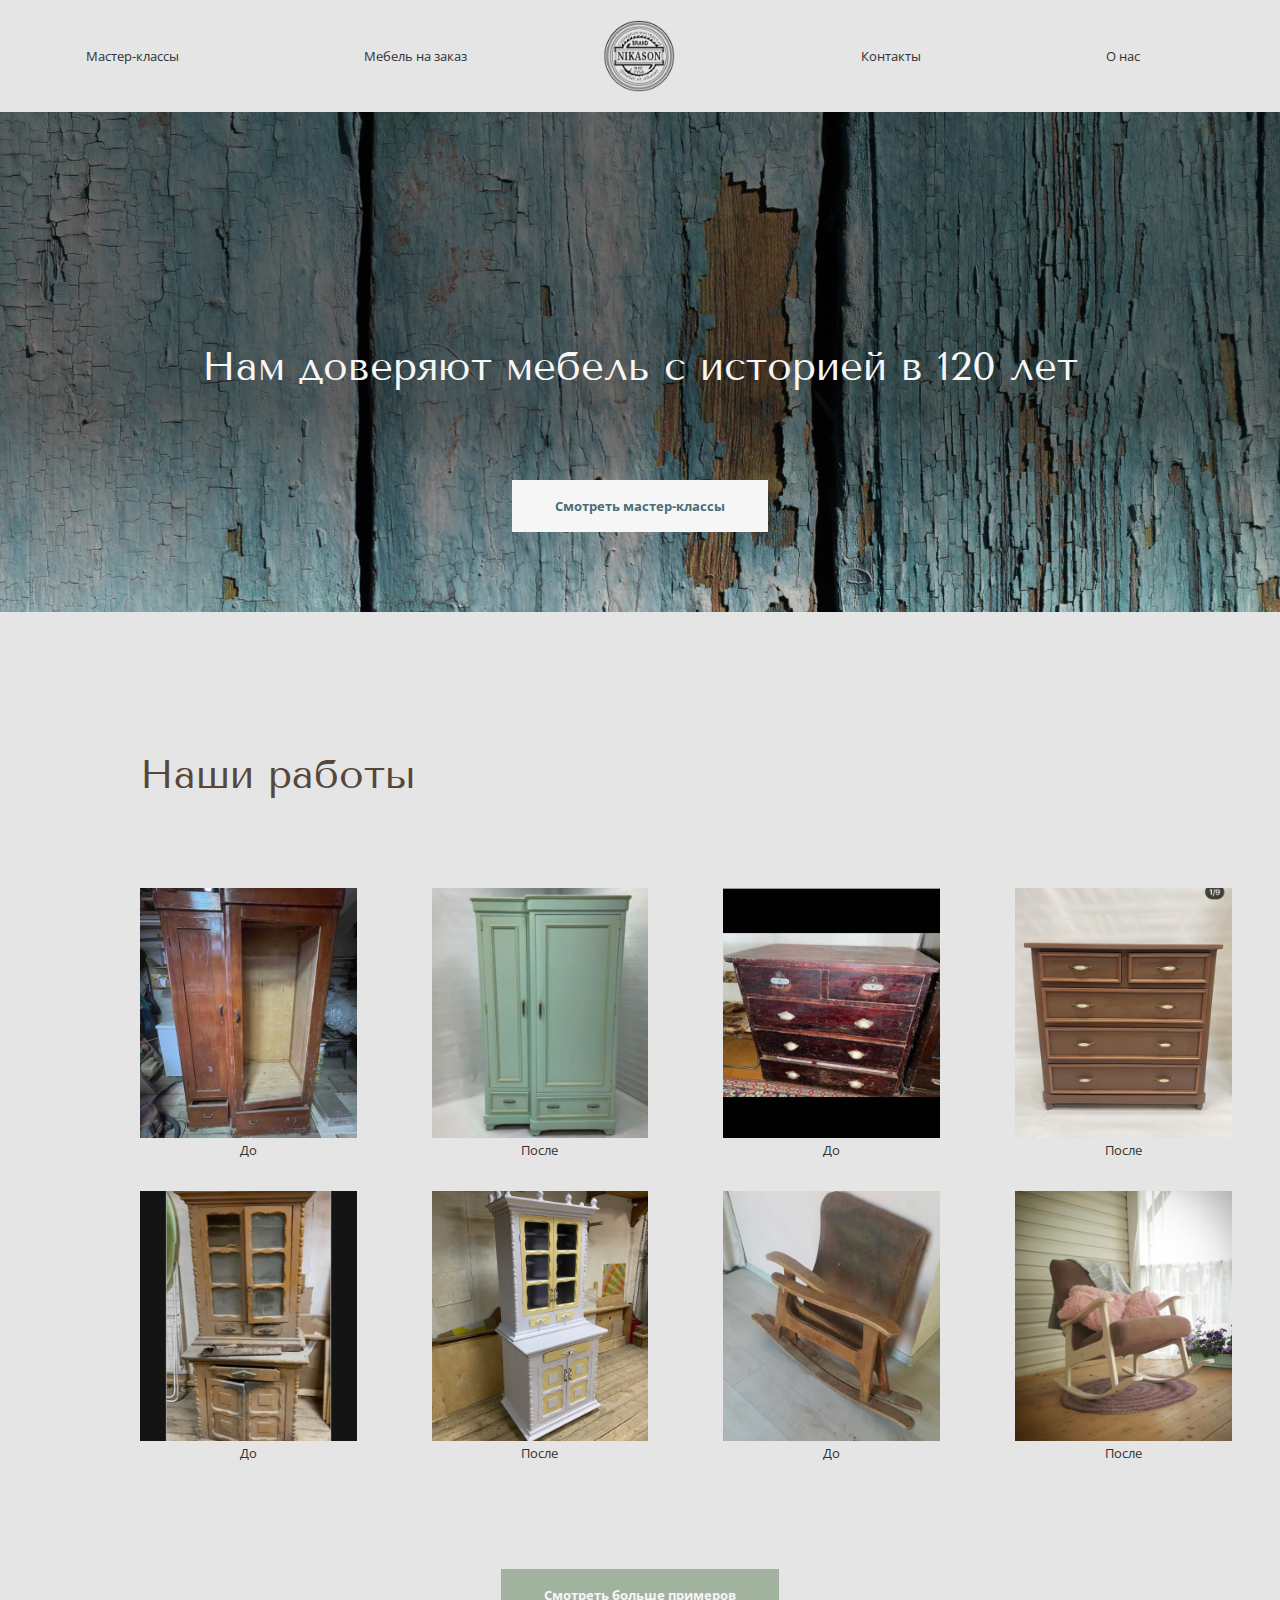
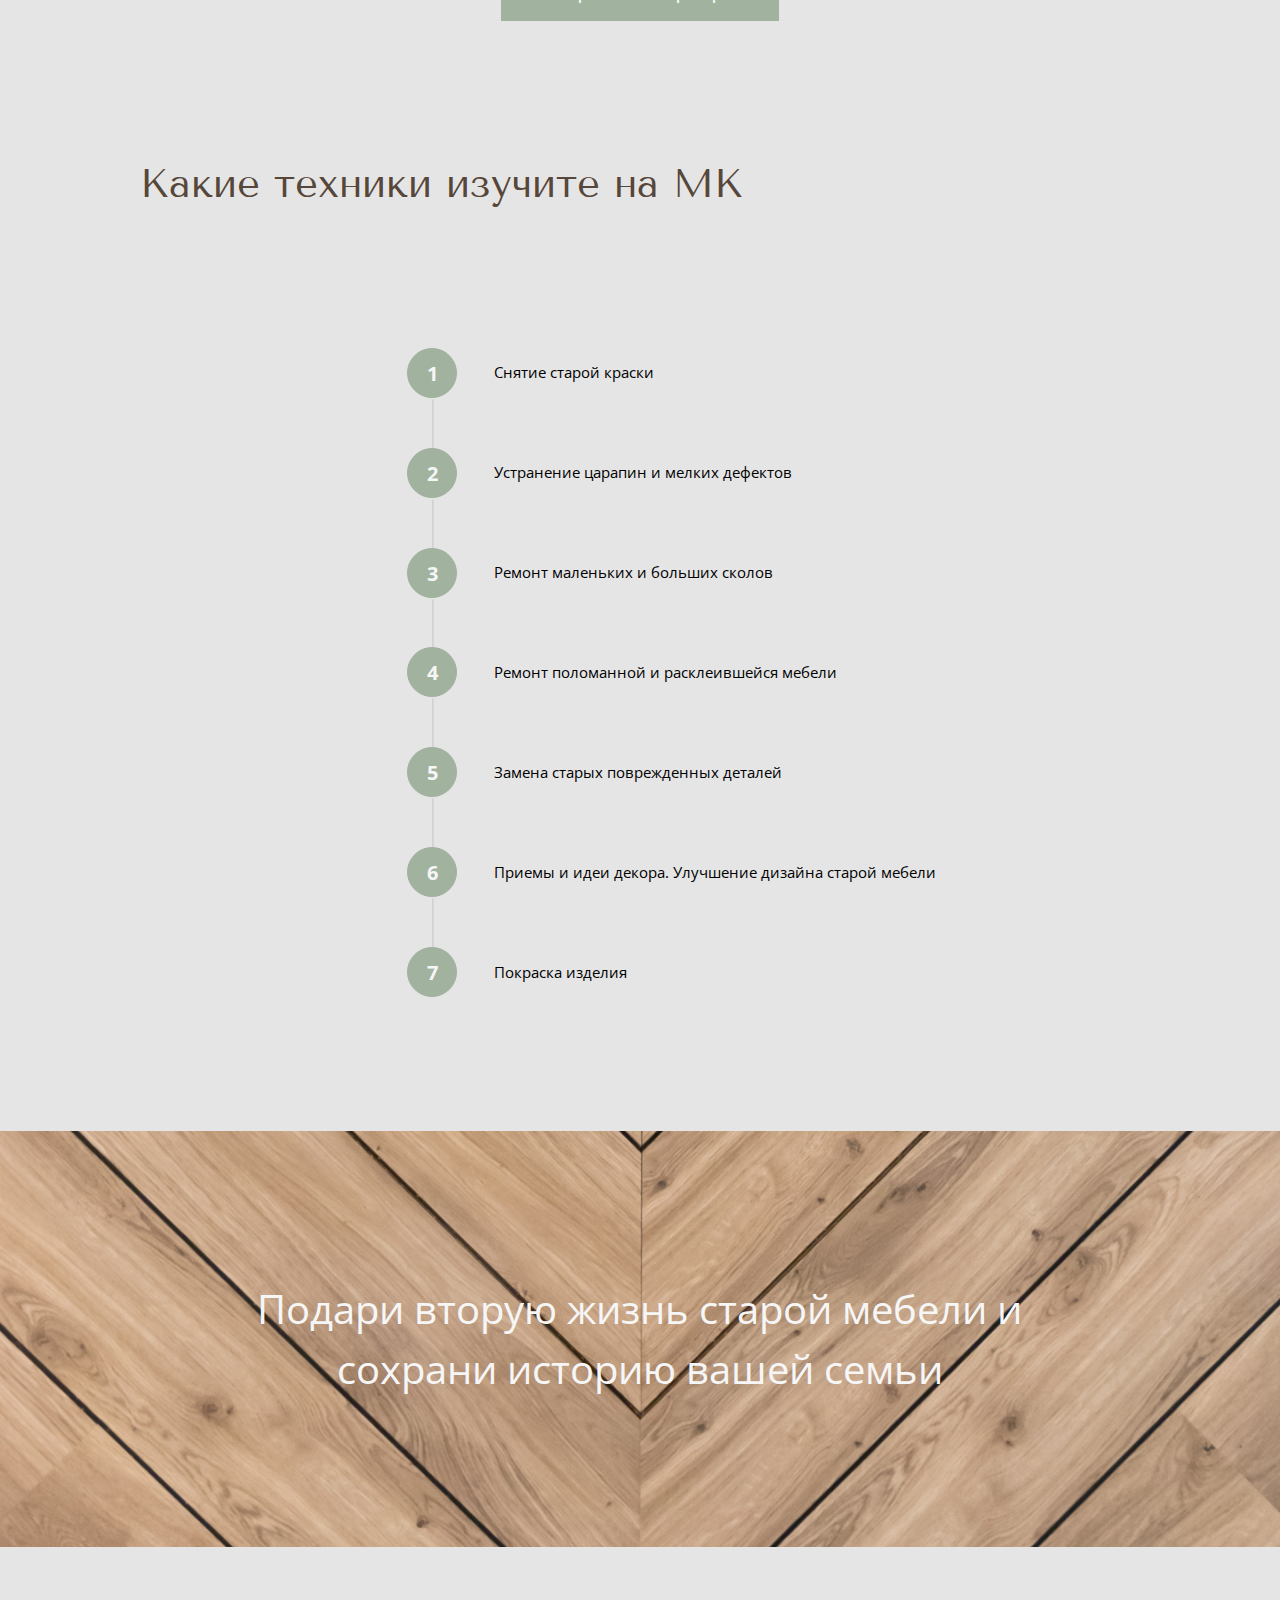
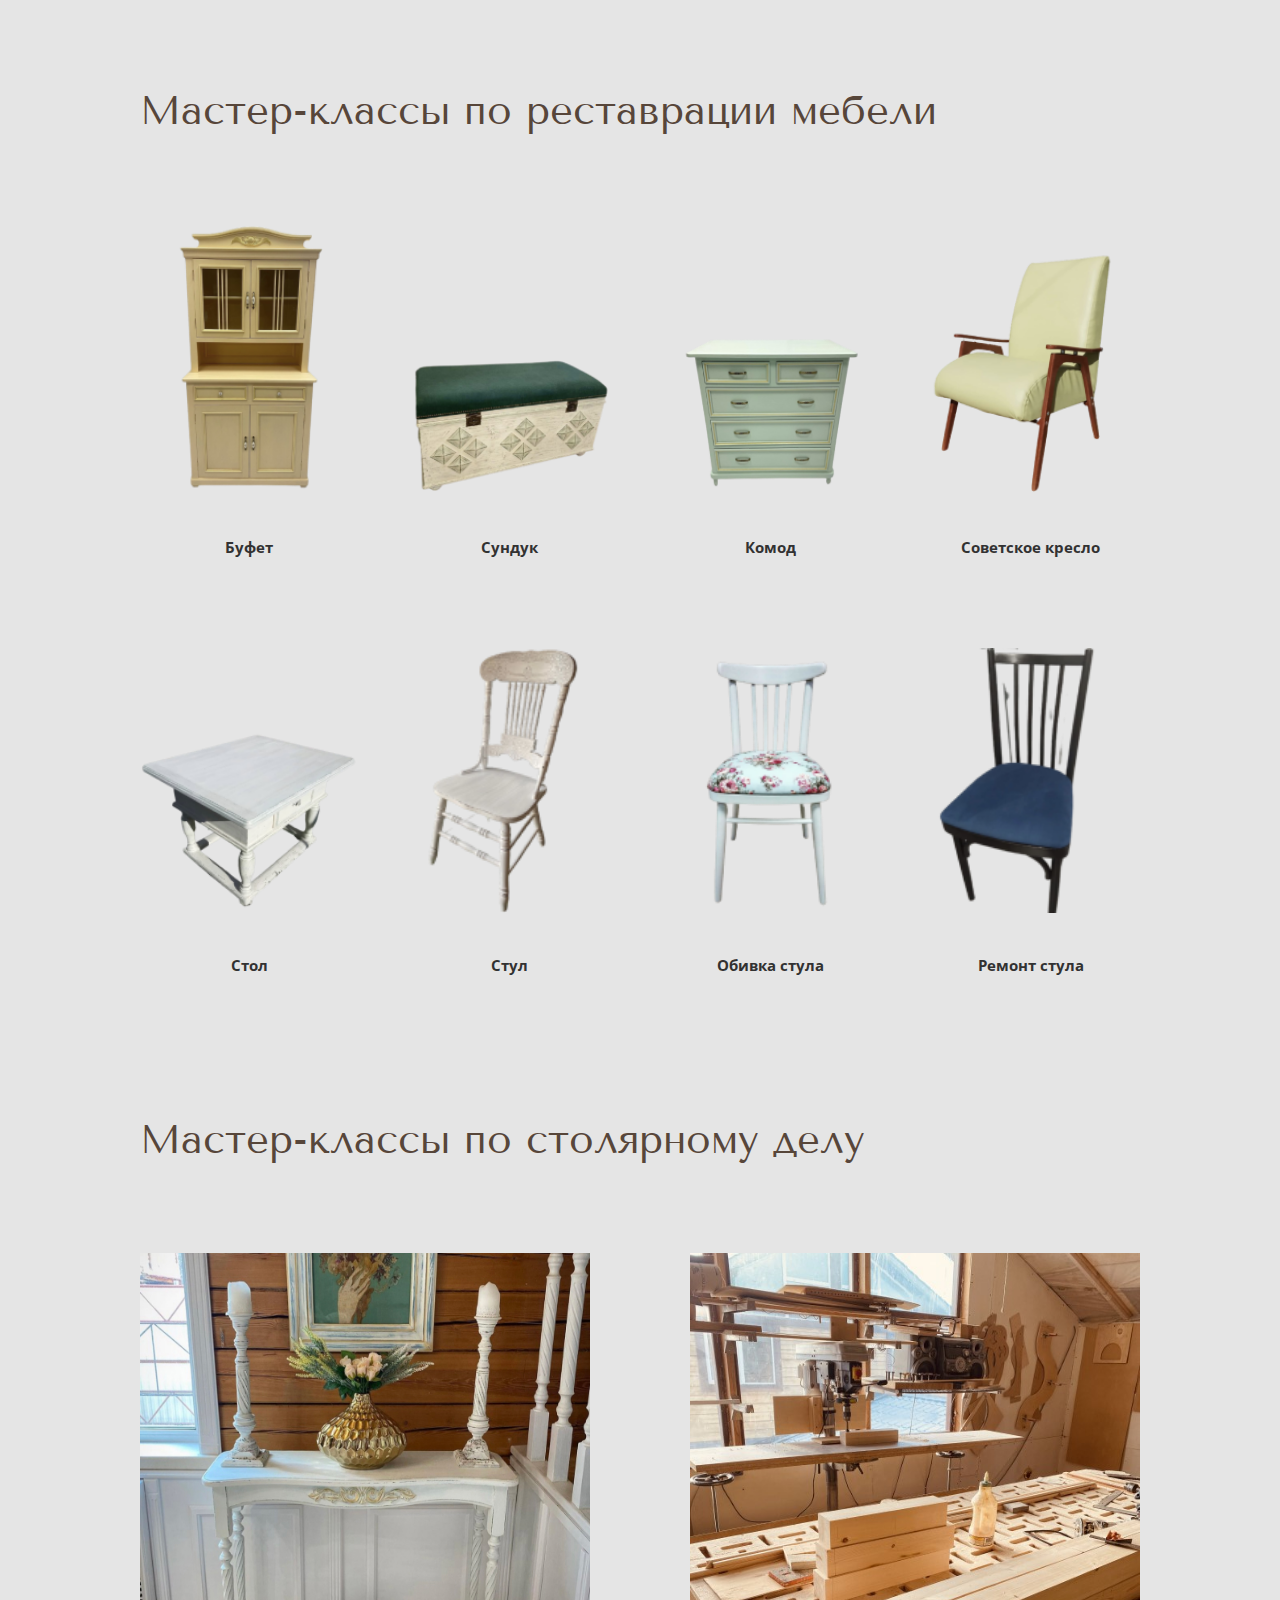
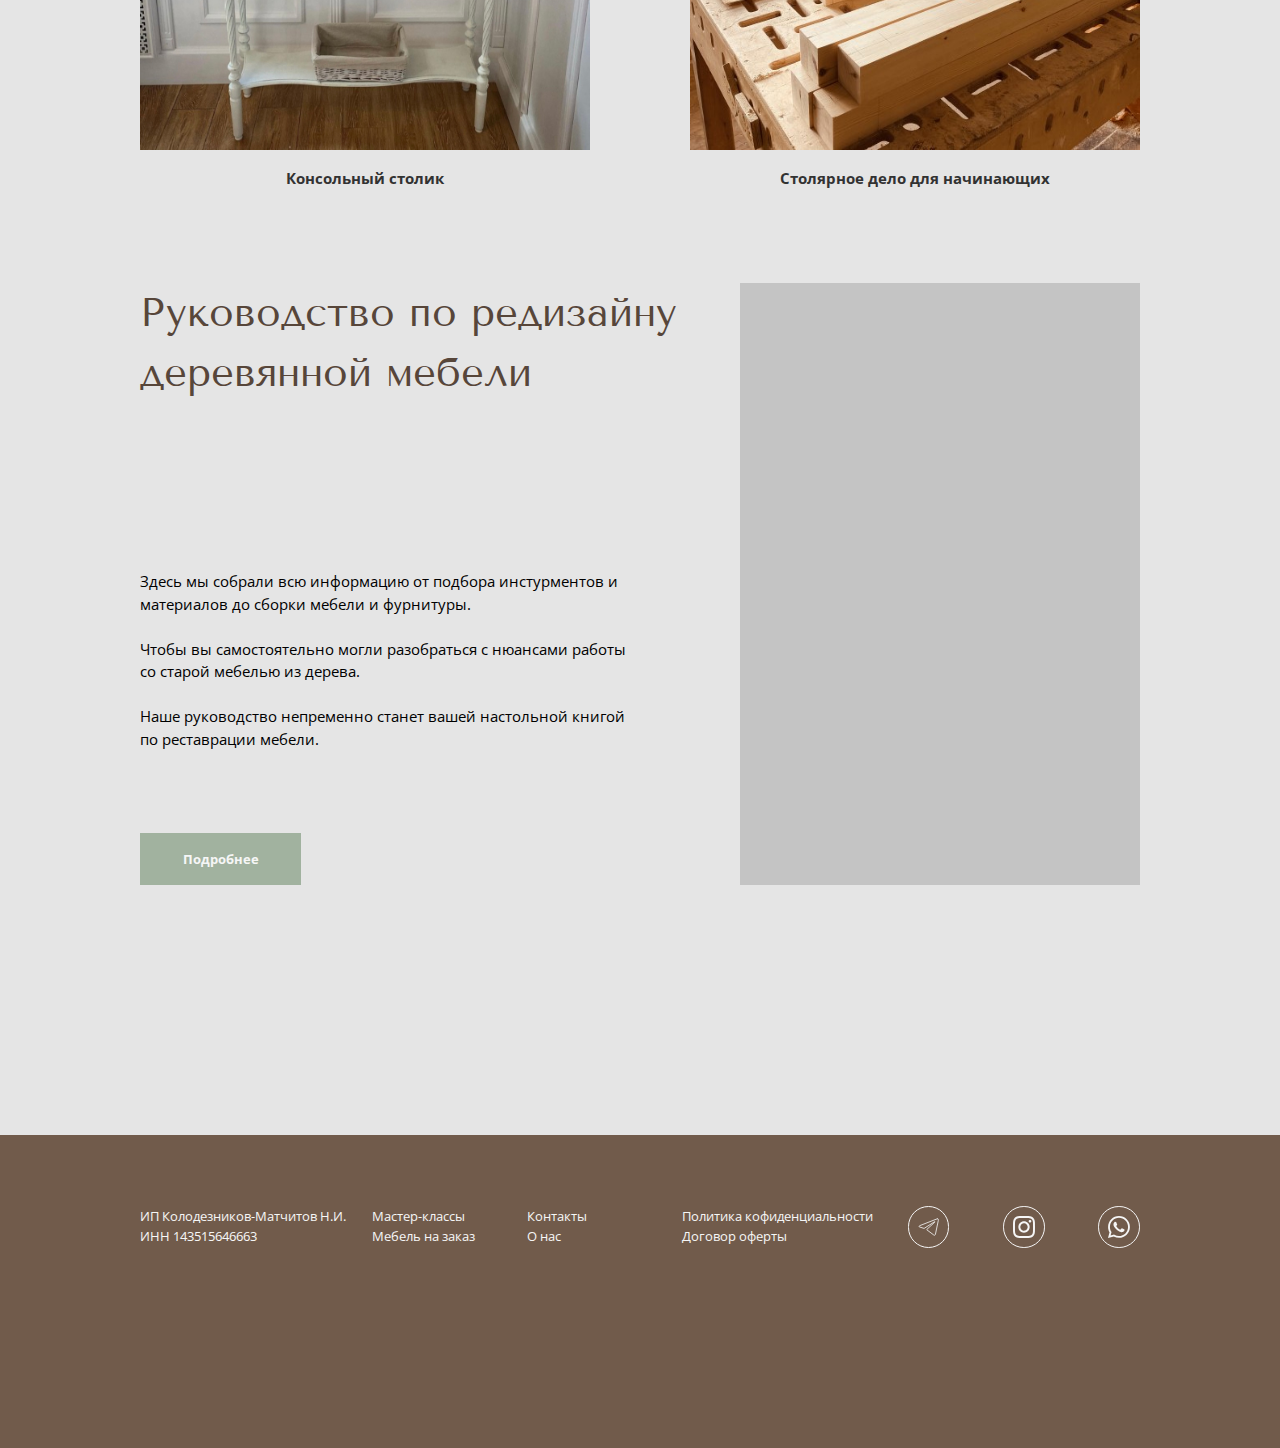
<file: index-2.html>
<!DOCTYPE html>
<html lang="en">
<head>
    <meta charset="UTF-8">
    <meta http-equiv="X-UA-Compatible" content="IE=edge">
    <meta name="viewport" content="width=device-width, initial-scale=1.0">
    <link rel="stylesheet" href="./css/style-2.css">
    <title>Мастер-Классы</title>
</head>
<body>
    <div class="page">
        <header id="header">            
            <div class="container">
                <div class="header__content">
                    <button type="button" class="checkbox"></button>
                    <div class="header__sector">
                        <nav class="header__nav">
                            <a href="./index-2.html" class="header__a">Мастер-классы</a>
                            <a href="./index-3.html" class="header__a">Мебель на заказ</a>
                            <a href="./index.html"><img src="./img/logo.png" alt="" class="header__logo"></a>
                            <a href="./index.html" class="header__a header__main">Главная</a>
                            <a href="#" class="header__a" data-scroll="#footer">Контакты</a>
                            <a href="./index-4.html" class="header__a">О нас</a>
                        </nav>
                    </div>
                </div>
            </div>
        </header>
    <main class="main">
        <section class="intro" id="intro">
            <div class="container">
                <div class="intro__content">
                    <h2 class="title intro__title">Нам доверяют мебель с историей в 120 лет</h2>
                    <a href="#" class="intro__btn btn">Смотреть мастер-классы</a>
                </div>
            </div>
        </section>
        <section class="works">
            <div class="container">
                <h2 class="title">Наши работы</h2>
                <div class="works__content">
                    <div class="works__items">
                        <img src="./img/works/1.jpg" alt="" class="works__img">
                        <div class="works__text">До</div>
                    </div>
                    <div class="works__items">
                        <img src="./img/works/2.jpg" alt="" class="works__img">
                        <div class="works__text">После</div>
                    </div>
                    <div class="works__items">
                        <img src="./img/works/3.jpg" alt="" class="works__img">
                        <div class="works__text">До</div>
                    </div>
                    <div class="works__items">
                        <img src="./img/works/4.jpg" alt="" class="works__img">
                        <div class="works__text">После</div>
                    </div>
                    <div class="works__items">
                        <img src="./img/works/5.jpg" alt="" class="works__img">
                        <div class="works__text">До</div>
                    </div>
                    <div class="works__items">
                        <img src="./img/works/6.jpg" alt="" class="works__img">
                        <div class="works__text">После</div>
                    </div>
                    <div class="works__items">
                        <img src="./img/works/7.jpg" alt="" class="works__img">
                        <div class="works__text">До</div>
                    </div>
                    <div class="works__items">
                        <img src="./img/works/8.jpg" alt="" class="works__img">
                        <div class="works__text">После</div>
                    </div>
                </div>
                <div class="button__box">
                    <a href="#" class="works__btn btn">Смотреть больше примеров</a>
                </div>
            </div>
        </section>
        <section class="chain">
            <div class="container">
                <h2 class="title">Какие техники изучите на МК</h2>
                <div class="chain__content">
                    <div class="chain__items">
                        <div class="chain__number">1</div>
                        <p class="chain__text">Снятие старой краски</p>
                    </div>
                    <div class="chain__items">
                        <div class="chain__number">2</div>
                        <p class="chain__text">Устранение царапин и мелких дефектов</p>
                    </div>
                    <div class="chain__items">
                        <div class="chain__number">3</div>
                        <p class="chain__text">Ремонт маленьких и  больших сколов</p>
                    </div>
                    <div class="chain__items">
                        <div class="chain__number">4</div>
                        <p class="chain__text">Ремонт поломанной и расклеившейся мебели</p>
                    </div>
                    <div class="chain__items">
                        <div class="chain__number chain__5__number">5</div>
                        <p class="chain__text">Замена старых поврежденных деталей</p>
                    </div>
                    <div class="chain__items">
                        <div class="chain__number chain__6__number">6</div>
                        <p class="chain__text">Приемы и идеи декора. Улучшение дизайна старой мебели</p>
                    </div>
                    <div class="chain__items">
                        <div class="chain__number chain__last__number">7</div>
                        <p class="chain__text">Покраска изделия</p>
                    </div>
                </div>
            </div>
        </section>
        </section>
        <section class="slide">
            <div class="container">
                <div class="slide__content">
                    <div class="slide__title">Подари вторую жизнь старой мебели и сохрани историю вашей семьи</div>
                </div>
            </div>
        </section>
        <section class="restoration">
            <div class="container">
                <h2 class="title">Мастер-классы по реставрации мебели</h2>
                <div class="resto__content">
                    <div class="resto__items">
                        <img src="./img/resto/1.png" alt="" class="resto__photo">
                        <p class="resto__text">Буфет</p>
                    </div>
                    <div class="resto__items">
                        <img src="./img/resto/2.png" alt="" class="resto__photo">
                        <p class="resto__text">Сундук</p>
                    </div>
                    <div class="resto__items">
                        <img src="./img/resto/3.png" alt="" class="resto__photo">
                        <p class="resto__text">Комод</p>
                    </div>
                    <div class="resto__items">
                        <img src="./img/resto/4.png" alt="" class="resto__photo">
                        <p class="resto__text">Советское кресло</p>
                    </div>
                    <div class="resto__items">
                        <img src="./img/resto/5.png" alt="" class="resto__photo">
                        <p class="resto__text">Стол</p>
                    </div>
                    <div class="resto__items">
                        <img src="./img/resto/6.png" alt="" class="resto__photo">
                        <p class="resto__text">Стул</p>
                    </div>
                    <div class="resto__items">
                        <img src="./img/resto/7.png" alt="" class="resto__photo">
                        <p class="resto__text">Обивка стула</p>
                    </div>
                    <div class="resto__items">
                        <img src="./img/resto/8.png" alt="" class="resto__photo">
                        <p class="resto__text">Ремонт стула</p>
                    </div>
                </div>
            </div>
        </section>
        <section class="carpenter">
            <div class="container">
                <h2 class="title">Мастер-классы по столярному делу</h2>
                <div class="carp__content">
                    <div class="carp__items">
                        <img src="./img/carpenter/1.jpg" alt="" class="carp__photo">
                        <p class="carp__text">Консольный столик</p>
                    </div>
                    <div class="carp__items">
                        <img src="./img/carpenter/2.jpg" alt="" class="carp__photo">
                        <p class="carp__text">Столярное дело для начинающих</p>
                    </div>
                </div>
            </div>
        </section>
        <section class="end">
            <div class="container">
                <div class="end__content">
                    <div class="end__items">
                        <h2 class="title end__title">Руководство по редизайну деревянной мебели</h2>
                        <p class="end__text">Здесь мы собрали всю информацию от подбора инстурментов и материалов до сборки мебели и фурнитуры. Чтобы вы самостоятельно могли разобраться с нюансами работы со старой мебелью из дерева. Наше руководство непременно станет вашей настольной книгой по реставрации мебели.</p>
                        <a href="#" class="end__btn btn">Подробнее</a>
                    </div>
                    <div class="end__items"></div>
                </div>
            </div>
        </section>
    </main>
    <footer id="footer">
            <div class="container">
                <div class="footer__content">
                    <div class="footer__items">
                        <a href="#" class="footer__text">ИП Колодезников-Матчитов Н.И. <br>
                            ИНН 143515646663</a>
                    </div>
                    <div class="footer__items">
                        <a href="./index-2.html" class="footer__text">Мастер-классы</a>
                        <a href="./index-3.html" class="footer__text">Мебель на заказ</a>
    
                    </div>
                    <div class="footer__items">
                        <a href="#" class="footer__text">Контакты</a>
                        <a href="./index-4.html" class="footer__text">О нас</a>
    
                    </div>
                    <div class="footer__items">
                        <a href="#" class="footer__text">Политика кофиденциальности</a>
                        <a href="#" class="footer__text">Договор оферты</a>
                    </div>
                    <div class="footer__items">
                        <div class="footer__icons__box">
                            <a href="#"><img src="./img/footer/tg.svg" alt="" class="footer__icons"></a>
                        </div>
                        <div class="footer__icons__box">
                            <a href="#"><img src="./img/footer/inst.svg" alt="" class="footer__icons"></a>
                        </div>
                        <div class="footer__icons__box">
                            <a href="#"><img src="./img/footer/whats.svg" alt="" class="footer__icons"></a>
                        </div>
                    </div>
                </div>
            </div>
        </footer>
    </div>

    <script src="./js/jquery-3.6.0.min.js"></script>
    <script src="./js/app.js"></script>
</body>
</html>
</file>
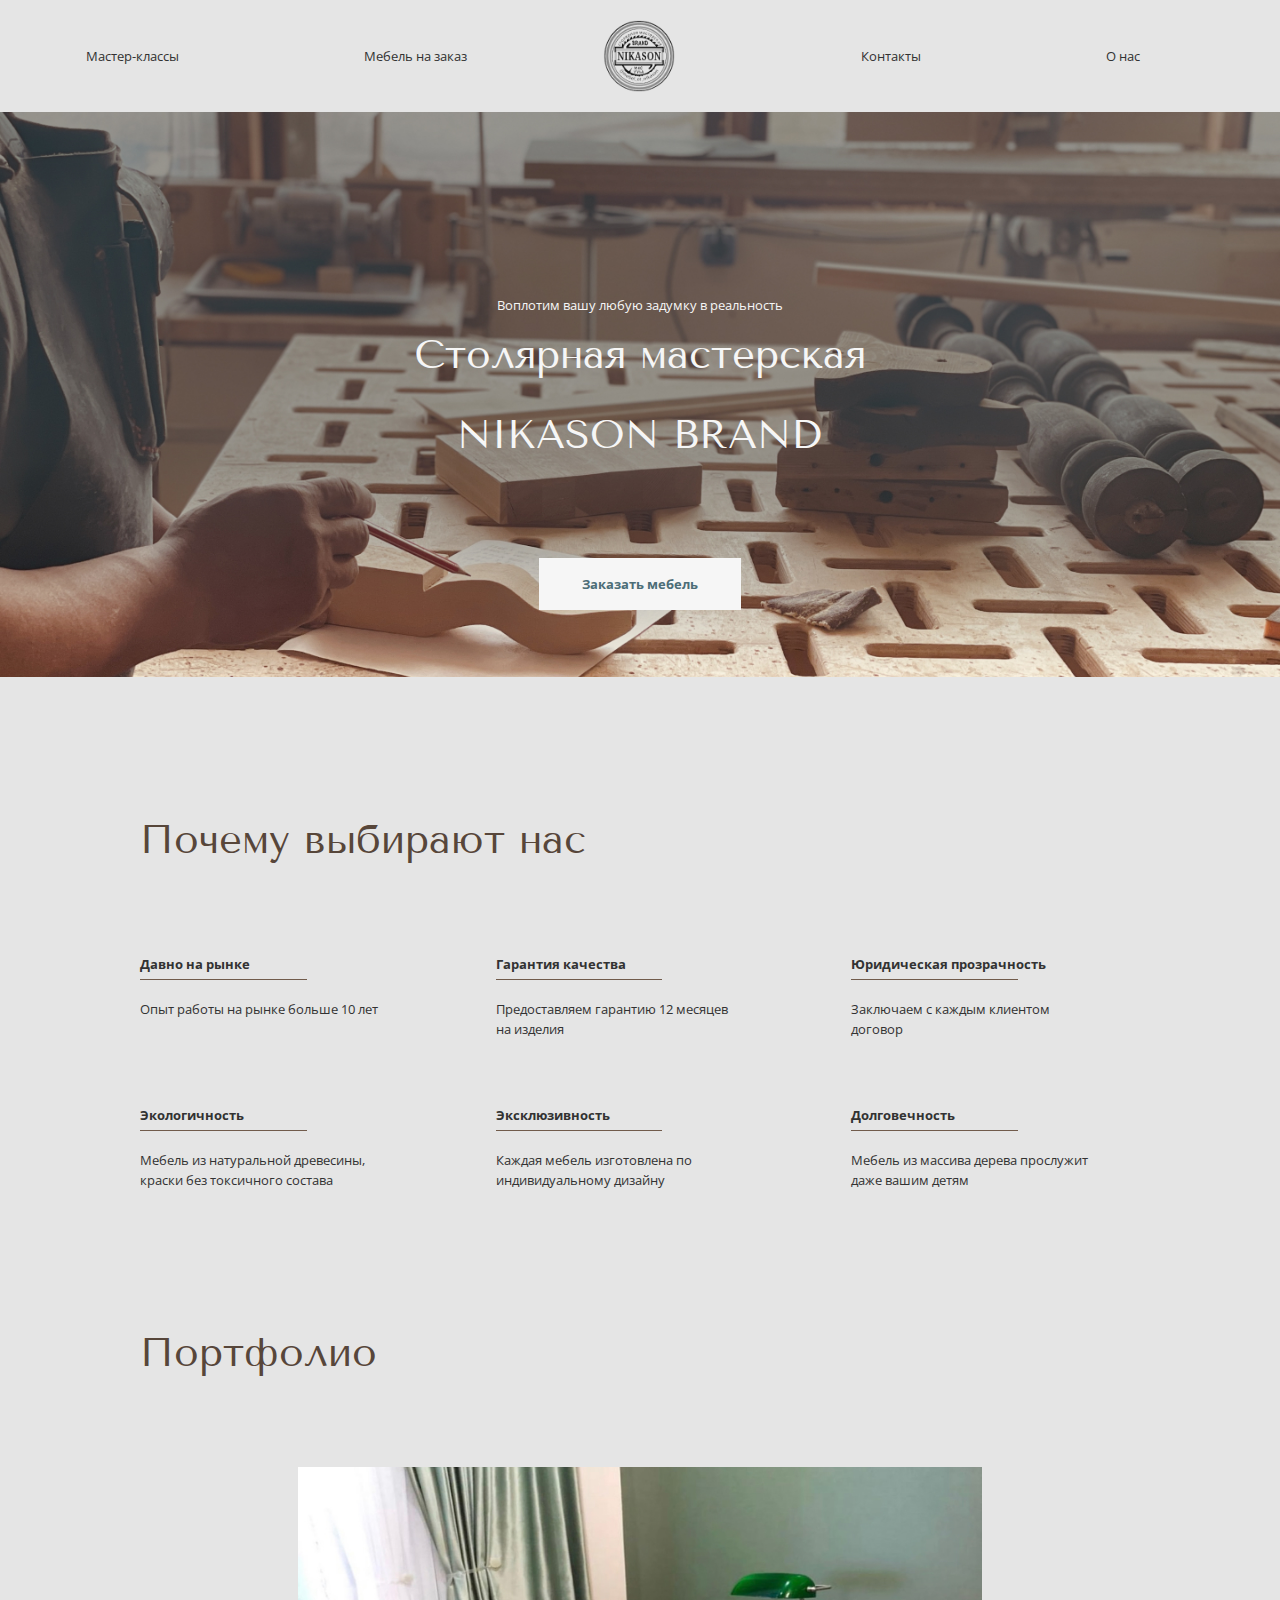
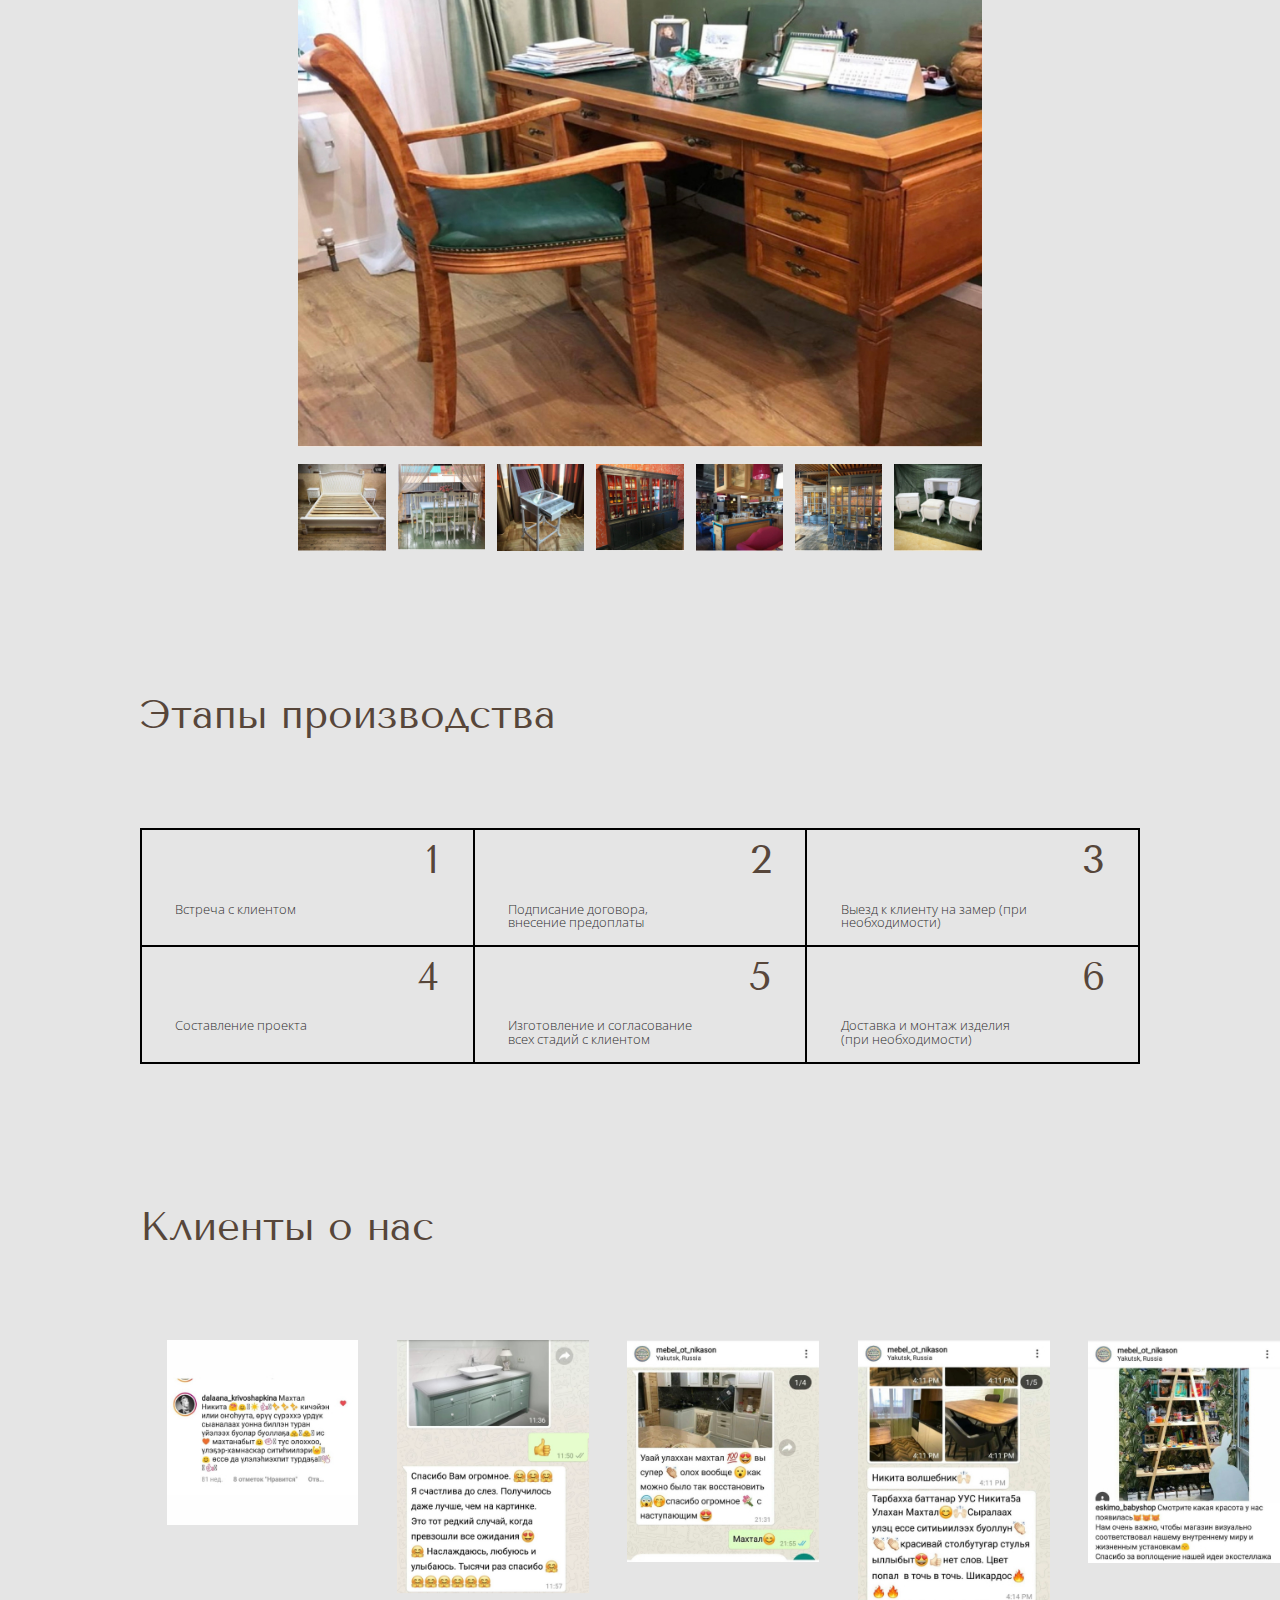
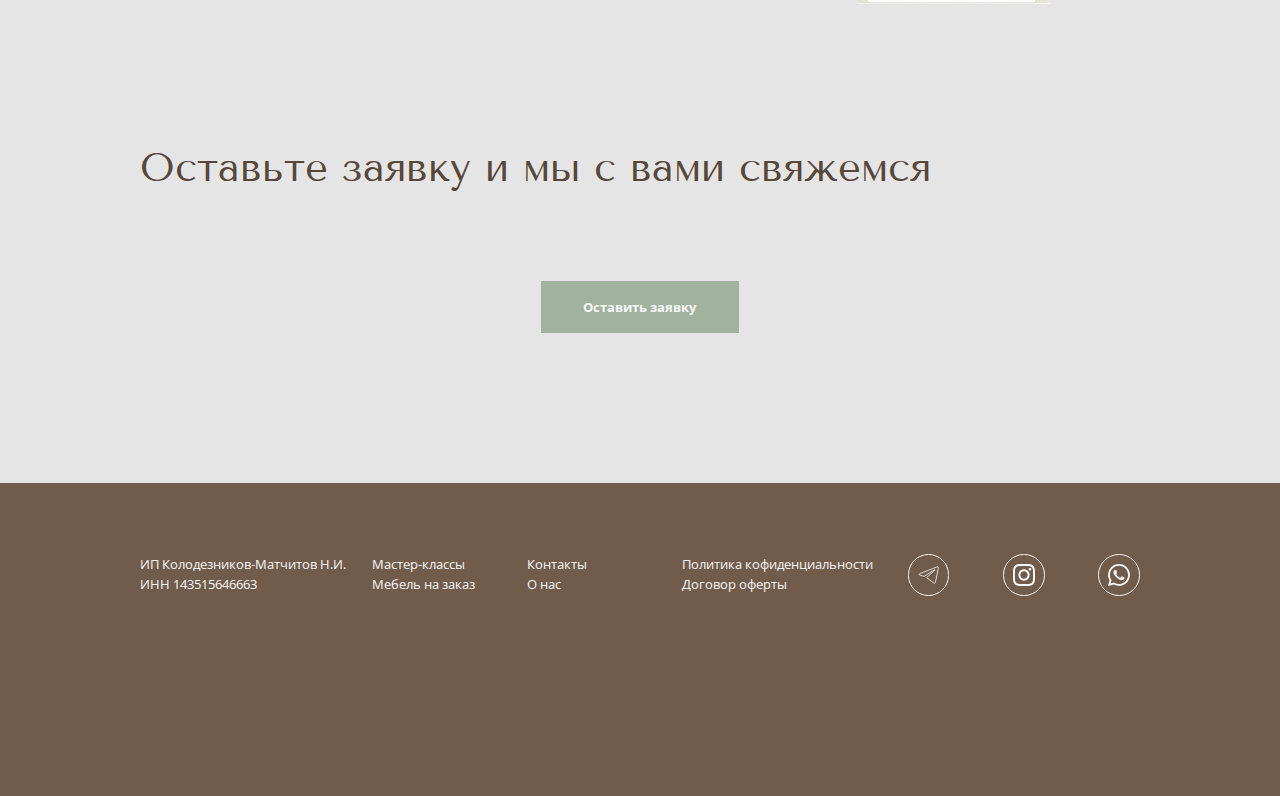
<file: index-3.html>
<!DOCTYPE html>
<html lang="en">
<head>
    <meta charset="UTF-8">
    <meta http-equiv="X-UA-Compatible" content="IE=edge">
    <meta name="viewport" content="width=device-width, initial-scale=1.0">
    <link rel="stylesheet" href="./css/style-3.css">
    <title></title>
</head>
<body>
    <div class="page">
        <header id="header">            
            <div class="container">
                <div class="header__content">
                    <button type="button" class="checkbox"></button>
                    <div class="header__sector">
                        <nav class="header__nav">
                            <a href="./index-2.html" class="header__a">Мастер-классы</a>
                            <a href="./index-3.html" class="header__a">Мебель на заказ</a>
                            <a href="./index.html"><img src="./img/logo.png" alt="" class="header__logo"></a>
                            <a href="./index.html" class="header__a header__main">Главная</a>
                            <a href="#" class="header__a" data-scroll="#footer">Контакты</a>
                            <a href="./index-4.html" class="header__a">О нас</a>
                        </nav>
                    </div>
                </div>
            </div>
        </header>
        <main class="main">
            <section class="intro" id="intro">
                <div class="container">
                    <div class="intro__content">
                        <div class="intro__suptitle">Воплотим вашу любую задумку в реальность</div>
                        <h2 class="title intro__title">Столярная мастерская NIKASON BRAND</h2>
                        <a href="#" class="intro__btn btn">Заказать мебель</a>
                    </div>
                </div>
            </section>
            <section class="whywe">
                <div class="container">
                    <h2 class="title">Почему выбирают нас</h2>
                    <div class="why__content">
                        <div class="why__items">
                            <div class="why__suptext">Давно на рынке</div>
                            <p class="why__text">Опыт работы на рынке больше 10 лет</p>
                        </div>
                        <div class="why__items">
                            <div class="why__suptext">Гарантия качества</div>
                            <p class="why__text">Предоставляем гарантию 12 месяцев на изделия </p>
                        </div>
                        <div class="why__items">
                            <div class="why__suptext">Юридическая прозрачность</div>
                            <p class="why__text">Заключаем с каждым клиентом договор</p>
                        </div>
                        <div class="why__items">
                            <div class="why__suptext">Экологичность</div>
                            <p class="why__text">Мебель из натуральной древесины, краски без токсичного состава</p>
                        </div>
                        <div class="why__items">
                            <div class="why__suptext">Эксклюзивность</div>
                            <p class="why__text">Каждая мебель изготовлена по индивидуальному дизайну </p>
                        </div>
                        <div class="why__items">
                            <div class="why__suptext"> Долговечность</div>
                            <p class="why__text">Мебель из массива дерева прослужит даже вашим детям</p>
                        </div>
                    </div>
                </div>
            </section>
            <section class="portfolio">
                <div class="container">
                    <h2 class="title">Портфолио</h2>
                </div>
                <div class="port__content">
                    <img src="./img/portfolio/0.jpg" alt="" class="port__img">
                    <div class="port__box">
                        <div class="port__box__items">
                            <img src="./img/portfolio/1.jpg" alt="" class="port__photo">
                        </div>
                        <div class="port__box__items">
                            <img src="./img/portfolio/2.jpg" alt="" class="port__photo">
                        </div>
                        <div class="port__box__items">
                            <img src="./img/portfolio/3.jpg" alt="" class="port__photo">
                        </div>
                        <div class="port__box__items">
                            <img src="./img/portfolio/4.jpg" alt="" class="port__photo">
                        </div>
                        <div class="port__box__items">
                            <img src="./img/portfolio/5.jpg" alt="" class="port__photo">
                        </div>
                        <div class="port__box__items">
                            <img src="./img/portfolio/6.jpg" alt="" class="port__photo">
                        </div>
                        <div class="port__box__items">
                            <img src="./img/portfolio/7.jpg" alt="" class="port__photo">
                        </div>
                    </div>
                </div>
            </section>
            <section class="stages">
                <div class="container">
                    <h2 class="title">Этапы производства</h2>
                    <div class="stages__content">
                        <div class="stages__items">
                            <h4 class="title stages__title">1</h4>
                            <p class="stages__text">Встреча с клиентом</p>
                        </div>
                        <div class="stages__items">
                            <h4 class="title stages__title">2</h4>
                            <p class="stages__text">Подписание договора, внесение предоплаты</p>
                        </div>
                        <div class="stages__items">
                            <h4 class="title stages__title">3</h4>
                            <p class="stages__text">Выезд к клиенту на замер (при необходимости)</p>
                        </div>
                        <div class="stages__items">
                            <h4 class="title stages__title">4</h4>
                            <p class="stages__text">Составление проекта</p>
                        </div>
                        <div class="stages__items">
                            <h4 class="title stages__title">5</h4>
                            <p class="stages__text">Изготовление и согласование всех стадий с клиентом</p>
                        </div>
                        <div class="stages__items">
                            <h4 class="title stages__title">6</h4>
                            <p class="stages__text">Доставка и монтаж изделия (при необходимости)</p>
                        </div>
                    </div>
                </div>
            </section>
            <section class="clients">
                <div class="container">
                    <h2 class="title">Клиенты о нас</h2>
                </div>
                <div class="clients__content">
                    <div class="clients__items">
                        <a href="#"><img src="./img/clients/1.jpg" alt="" class="clients__photo"></a>
                    </div>
                    <div class="clients__items">
                        <a href="#"><img src="./img/clients/2.jpg" alt="" class="clients__photo"></a>
                    </div>
                    <div class="clients__items">
                       <a href="#"><img src="./img/clients/3.jpg" alt="" class="clients__photo"></a>
                    </div>
                    <div class="clients__items">
                        <a href="#"><img src="./img/clients/4.jpg" alt="" class="clients__photo"></a>
                    </div>
                    <div class="clients__items">
                        <a href="#"><img src="./img/clients/5.jpg" alt="" class="clients__photo"></a>
                    </div>
                </div>
            </section>
            <section class="button">
                <div class="container">
                    <h2 class="title">Оставьте заявку и мы с вами свяжемся</h2>
                    <div class="button__box">
                        <a href="#" class="button__btn btn">Оставить заявку</a>
                    </div>
                </div>
            </section>
        </main>
        <footer id="footer">
            <div class="container">
                <div class="footer__content">
                    <div class="footer__items">
                        <a href="#" class="footer__text">ИП Колодезников-Матчитов Н.И. <br>
                            ИНН 143515646663</a>
                    </div>
                    <div class="footer__items">
                        <a href="./index-2.html" class="footer__text">Мастер-классы</a>
                        <a href="./index-3.html" class="footer__text">Мебель на заказ</a>
    
                    </div>
                    <div class="footer__items">
                        <a href="#" class="footer__text">Контакты</a>
                        <a href="./index-4.html" class="footer__text">О нас</a>
    
                    </div>
                    <div class="footer__items">
                        <a href="#" class="footer__text">Политика кофиденциальности</a>
                        <a href="#" class="footer__text">Договор оферты</a>
                    </div>
                    <div class="footer__items">
                        <div class="footer__icons__box">
                            <a href="#"><img src="./img/footer/tg.svg" alt="" class="footer__icons"></a>
                        </div>
                        <div class="footer__icons__box">
                            <a href="#"><img src="./img/footer/inst.svg" alt="" class="footer__icons"></a>
                        </div>
                        <div class="footer__icons__box">
                            <a href="#"><img src="./img/footer/whats.svg" alt="" class="footer__icons"></a>
                        </div>
                    </div>
                </div>
            </div>
        </footer>
    </div>

    <script src="./js/jquery-3.6.0.min.js"></script>
    <script src="./js/app.js"></script>
</body>
</html>
</file>
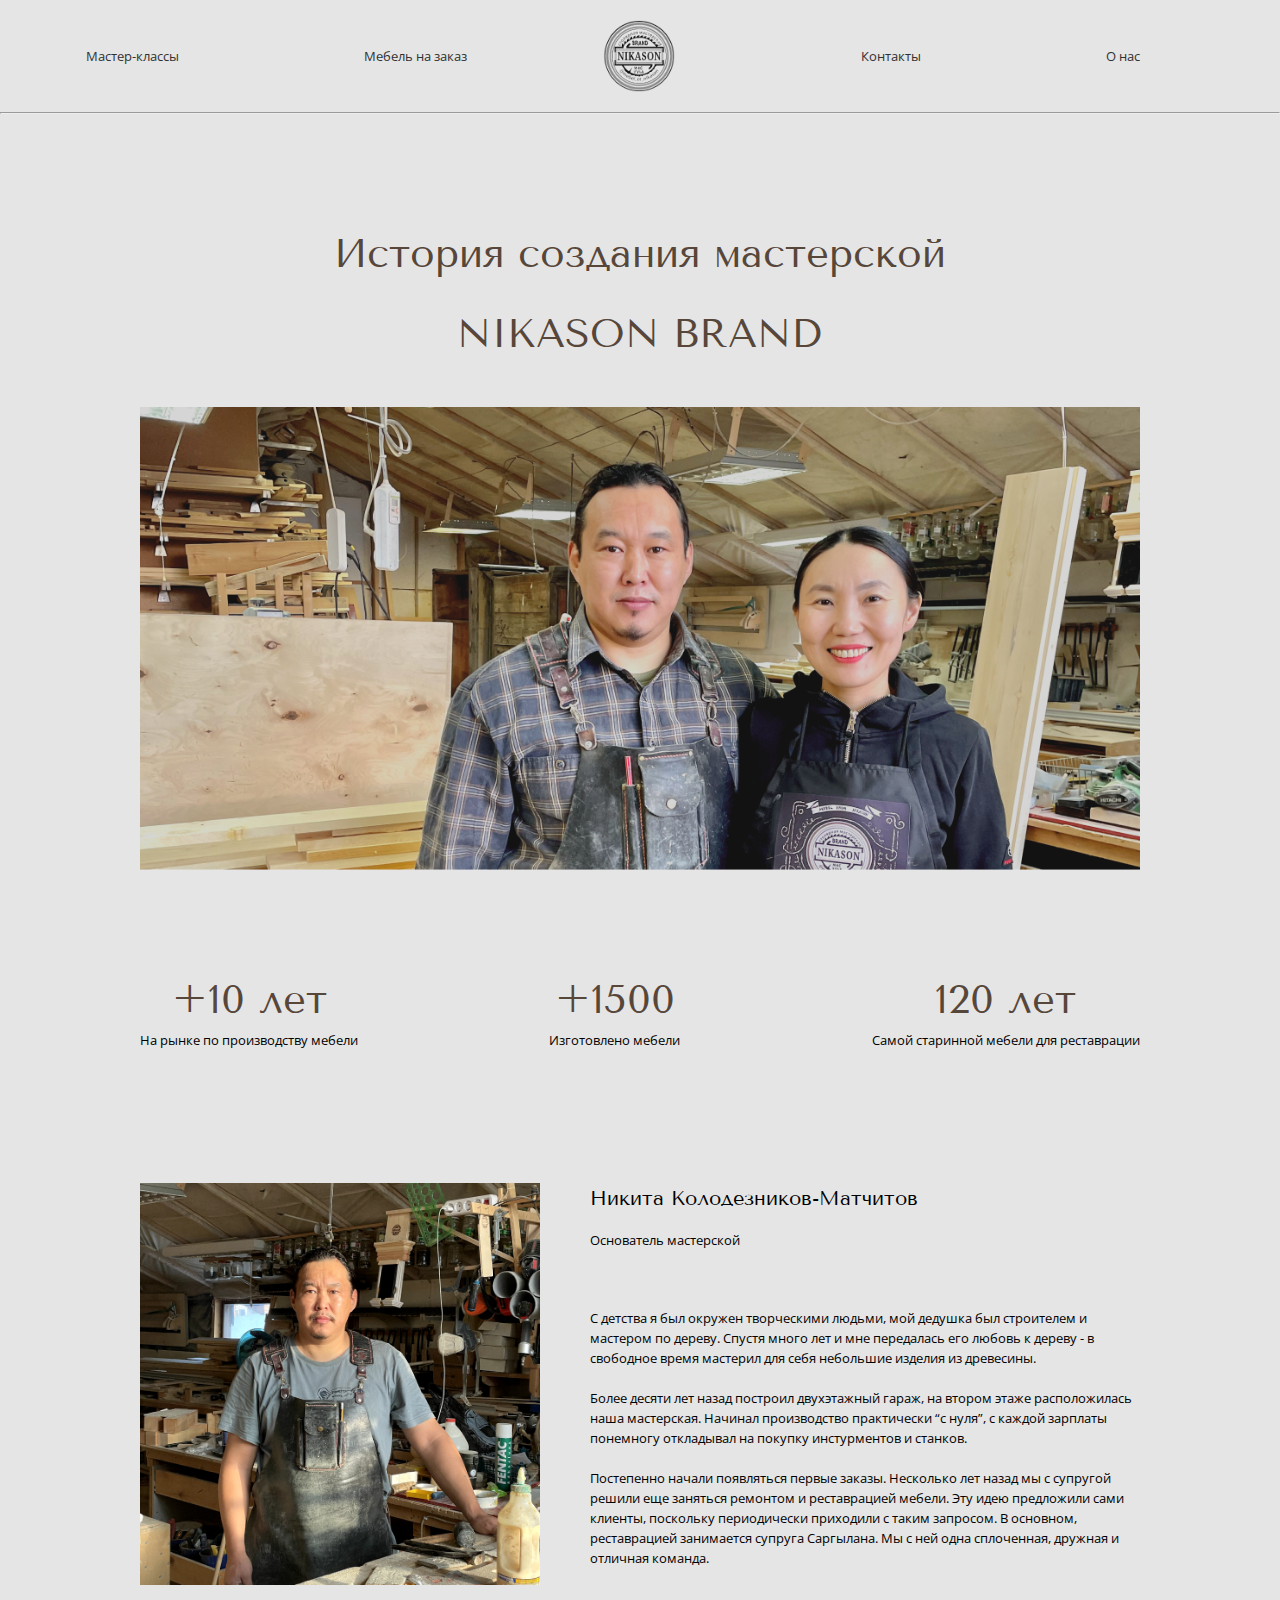
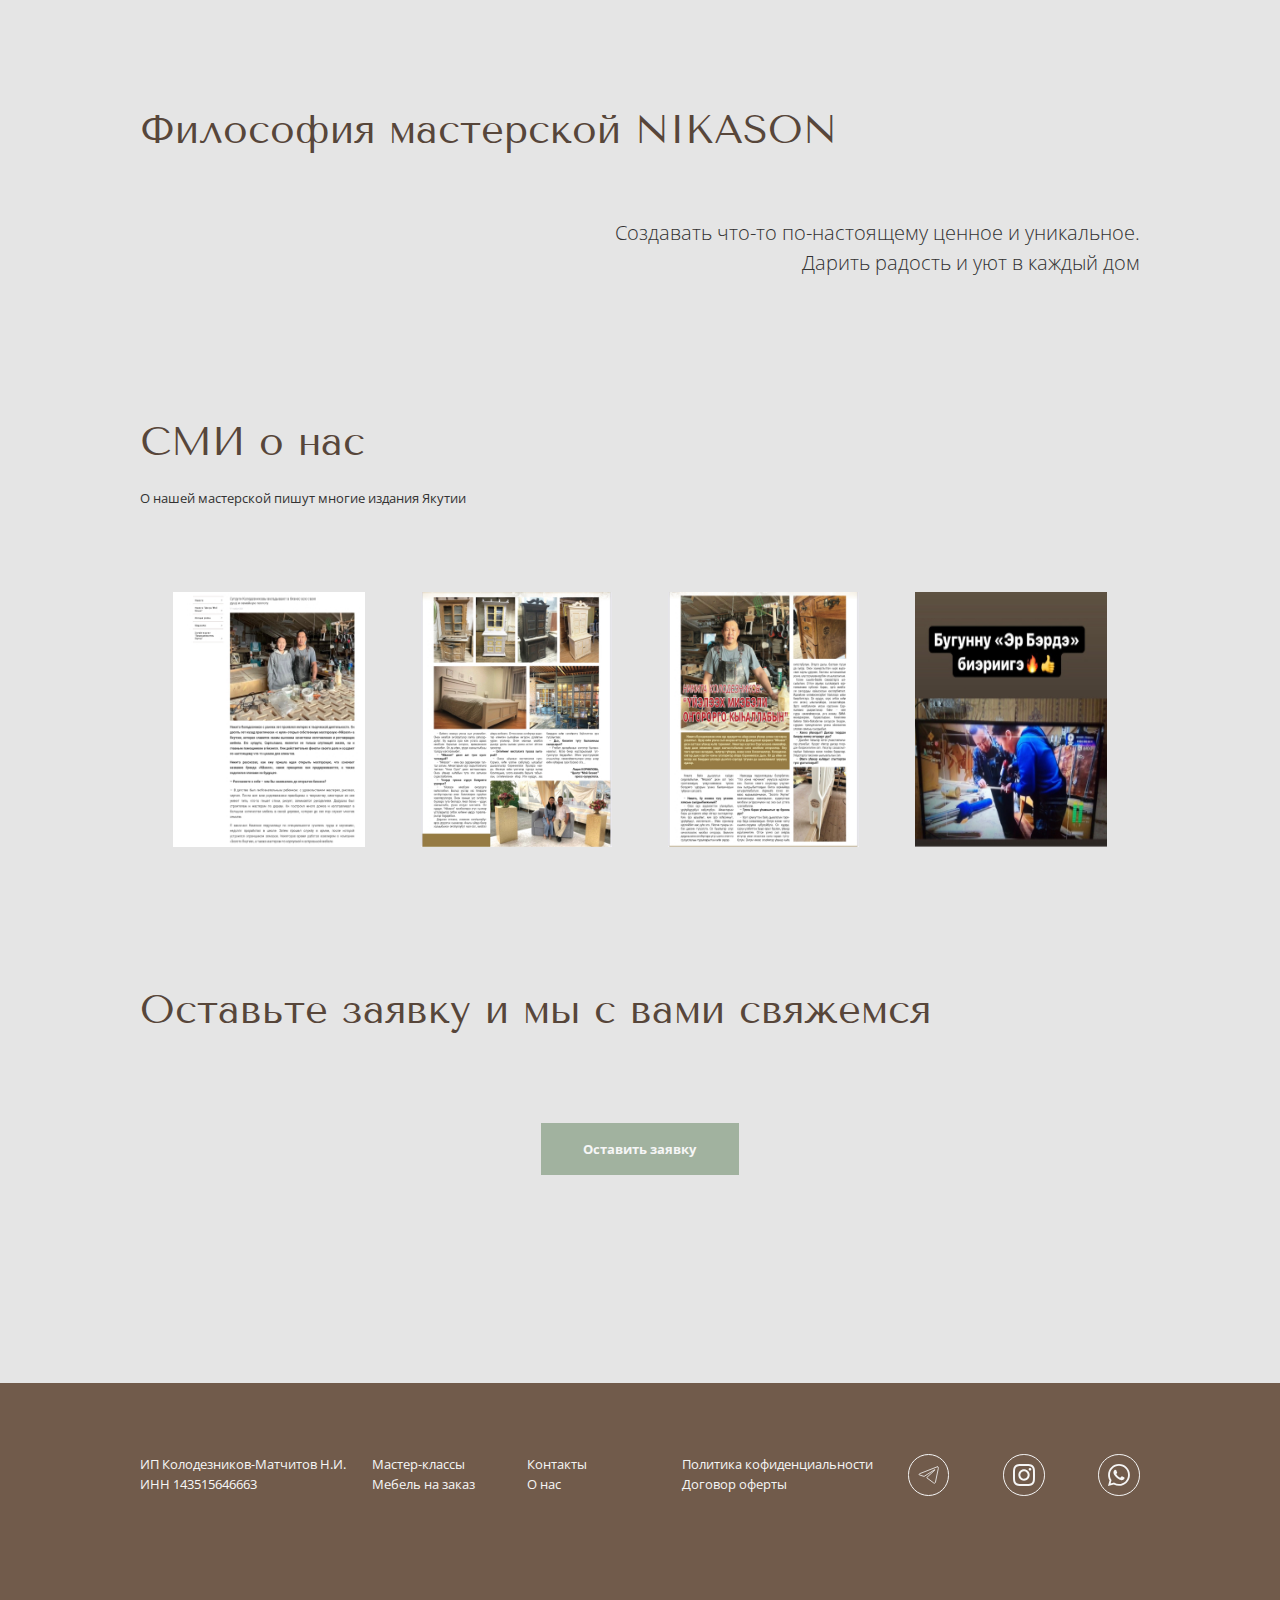
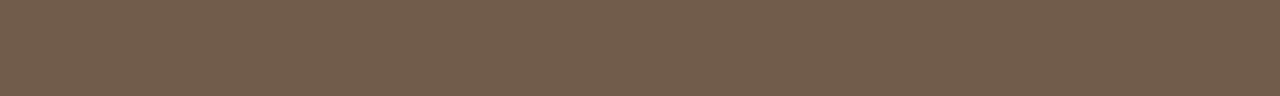
<file: index-4.html>
<!DOCTYPE html>
<html lang="en">
<head>
    <meta charset="UTF-8">
    <meta http-equiv="X-UA-Compatible" content="IE=edge">
    <meta name="viewport" content="width=device-width, initial-scale=1.0">
    <link rel="stylesheet" href="./css/style-4.css">
    <title>О нас</title>
</head>
<body>
    <div class="page">
        <header id="header">            
            <div class="container">
                <div class="header__content">
                    <button type="button" class="checkbox"></button>
                    <div class="header__sector">
                        <nav class="header__nav">
                            <a href="./index-2.html" class="header__a">Мастер-классы</a>
                            <a href="./index-3.html" class="header__a">Мебель на заказ</a>
                            <a href="./index.html"><img src="./img/logo.png" alt="" class="header__logo"></a>
                            <a href="./index.html" class="header__a header__main">Главная</a>
                            <a href="#" class="header__a" data-scroll="#footer">Контакты</a>
                            <a href="./index-4.html" class="header__a">О нас</a>
                        </nav>
                    </div>
                </div>
            </div>
        </header>
        <hr class="hr">
        <main class="main">
            <section class="intro" id="intro">
                <div class="container">
                    <div class="intro__content">
                        <h2 class="title intro__title">История создания мастерской NIKASON BRAND</h2>
                        <img src="./img/intro-4.png" alt="" class="intro__photo">
                        <div class="intro__box">
                            <div class="intro__items">
                                <h2 class="title intro__suptext">+10 лет</h2>
                                <p class="intro__text">На рынке по производству мебели</p>
                            </div>
                            <div class="intro__items">
                                <h2 class="title intro__suptitle">+1500</h2>
                                <p class="intro__text">Изготовлено мебели</p>
                            </div>
                            <div class="intro__items">
                                <h2 class="title intro__suptext">120 лет</h2>
                                <p class="intro__text">Самой старинной мебели для реставрации </p>
                            </div>
                        </div>
                    </div>
                </div>
            </section>
            <section class="info">
                <div class="container">
                    <div class="info__content">
                        <img src="./img/info.png" alt="" class="info__photo">
                        <div class="info__box">
                            <h2 class="title info__title">Никита Колодезников-Матчитов</h2>
                            <div class="info__subtitle">Основатель мастерской</div>
                            <p class="info__text">С детства я был окружен творческими людьми, мой дедушка был строителем и мастером по дереву. Спустя много лет и мне передалась его любовь к дереву - в свободное время мастерил для себя небольшие  изделия из древесины. <br> <br>
                                Более десяти лет назад построил двухэтажный гараж, на втором этаже расположилась наша мастерская. Начинал производство практически “с нуля”, с каждой зарплаты понемногу откладывал на покупку инстурментов и станков. <br> <br>
                                
                                Постепенно начали появляться первые заказы. Несколько лет назад мы с супругой решили еще заняться ремонтом и реставрацией мебели. Эту идею предложили сами клиенты, поскольку периодически приходили с таким запросом. В основном, реставрацией занимается супруга Саргылана. Мы с ней одна сплоченная, дружная и отличная команда.  </p>
                        </div>
                    </div>
                </div>
            </section>
            <section class="filosof">
                <div class="container">
                    <div class="fil__content">
                        <h2 class="title">Философия мастерской NIKASON</h2>
                        <div class="fil__box">
                            <div class="fil__text">Создавать что-то по-настоящему ценное и уникальное. Дарить радость и уют в каждый дом</div>
                        </div>
                    </div>
                </div>
            </section>
            <section class="SMI">
                <div class="container">
                    <h2 class="title">СМИ о нас</h2>
                    <div class="smi__subtitle">О нашей мастерской пишут многие издания Якутии</div>
                    <div class="smi__content">
                        <img src="./img/SMI/1.jpg" alt="" class="smi__photo">
                        <img src="./img/SMI/2.jpg" alt="" class="smi__photo">
                        <img src="./img/SMI/3.jpg" alt="" class="smi__photo">
                        <img src="./img/SMI/4.jpg" alt="" class="smi__photo">
                    </div>
                </div>
            </section>
            <section class="end">
                <div class="container">
                    <h2 class="title">Оставьте заявку и мы с вами свяжемся</h2>
                    <div class="button__box">
                        <a href="#" class="btn end__btn">Оставить заявку</a>
                    </div>
                </div>
            </section>
        </main>
        <footer id="footer">
            <div class="container">
                <div class="footer__content">
                    <div class="footer__items">
                        <a href="#" class="footer__text">ИП Колодезников-Матчитов Н.И. <br>
                            ИНН 143515646663</a>
                    </div>
                    <div class="footer__items">
                        <a href="./index-2.html" class="footer__text">Мастер-классы</a>
                        <a href="./index-3.html" class="footer__text">Мебель на заказ</a>
    
                    </div>
                    <div class="footer__items">
                        <a href="#" class="footer__text">Контакты</a>
                        <a href="./index-4.html" class="footer__text">О нас</a>
    
                    </div>
                    <div class="footer__items">
                        <a href="#" class="footer__text">Политика кофиденциальности</a>
                        <a href="#" class="footer__text">Договор оферты</a>
                    </div>
                    <div class="footer__items">
                        <div class="footer__icons__box">
                            <a href="#"><img src="./img/footer/tg.svg" alt="" class="footer__icons"></a>
                        </div>
                        <div class="footer__icons__box">
                            <a href="#"><img src="./img/footer/inst.svg" alt="" class="footer__icons"></a>
                        </div>
                        <div class="footer__icons__box">
                            <a href="#"><img src="./img/footer/whats.svg" alt="" class="footer__icons"></a>
                        </div>
                    </div>
                </div>
            </div>
        </footer>
    </div>


    <script src="./js/jquery-3.6.0.min.js"></script>
    <script src="./js/app.js"></script>
</body>
</html>
</file>
<file: css/style-2.css>
@import url(fonts.css);
@import url(base.css);
@import url(header.css);
@import url(main-2.css);
@import url(footer.css);
@import url(./adaptiv.css);
@import url(./adaptiv-2.css);
</file>
<file: css/style-3.css>
@import url(./fonts.css);
@import url(./base.css);
@import url(./header.css);
@import url(./main-3.css);
@import url(./footer.css);
@import url(./adaptiv.css);
@import url(./adaptiv-3.css);
</file>
<file: css/style-4.css>
@import url(./fonts.css);
@import url(./base.css);
@import url(./header.css);
@import url(./main-4.css);
@import url(./footer.css);
@import url(./adaptiv.css);
@import url(./adaptiv-4.css);
</file>
